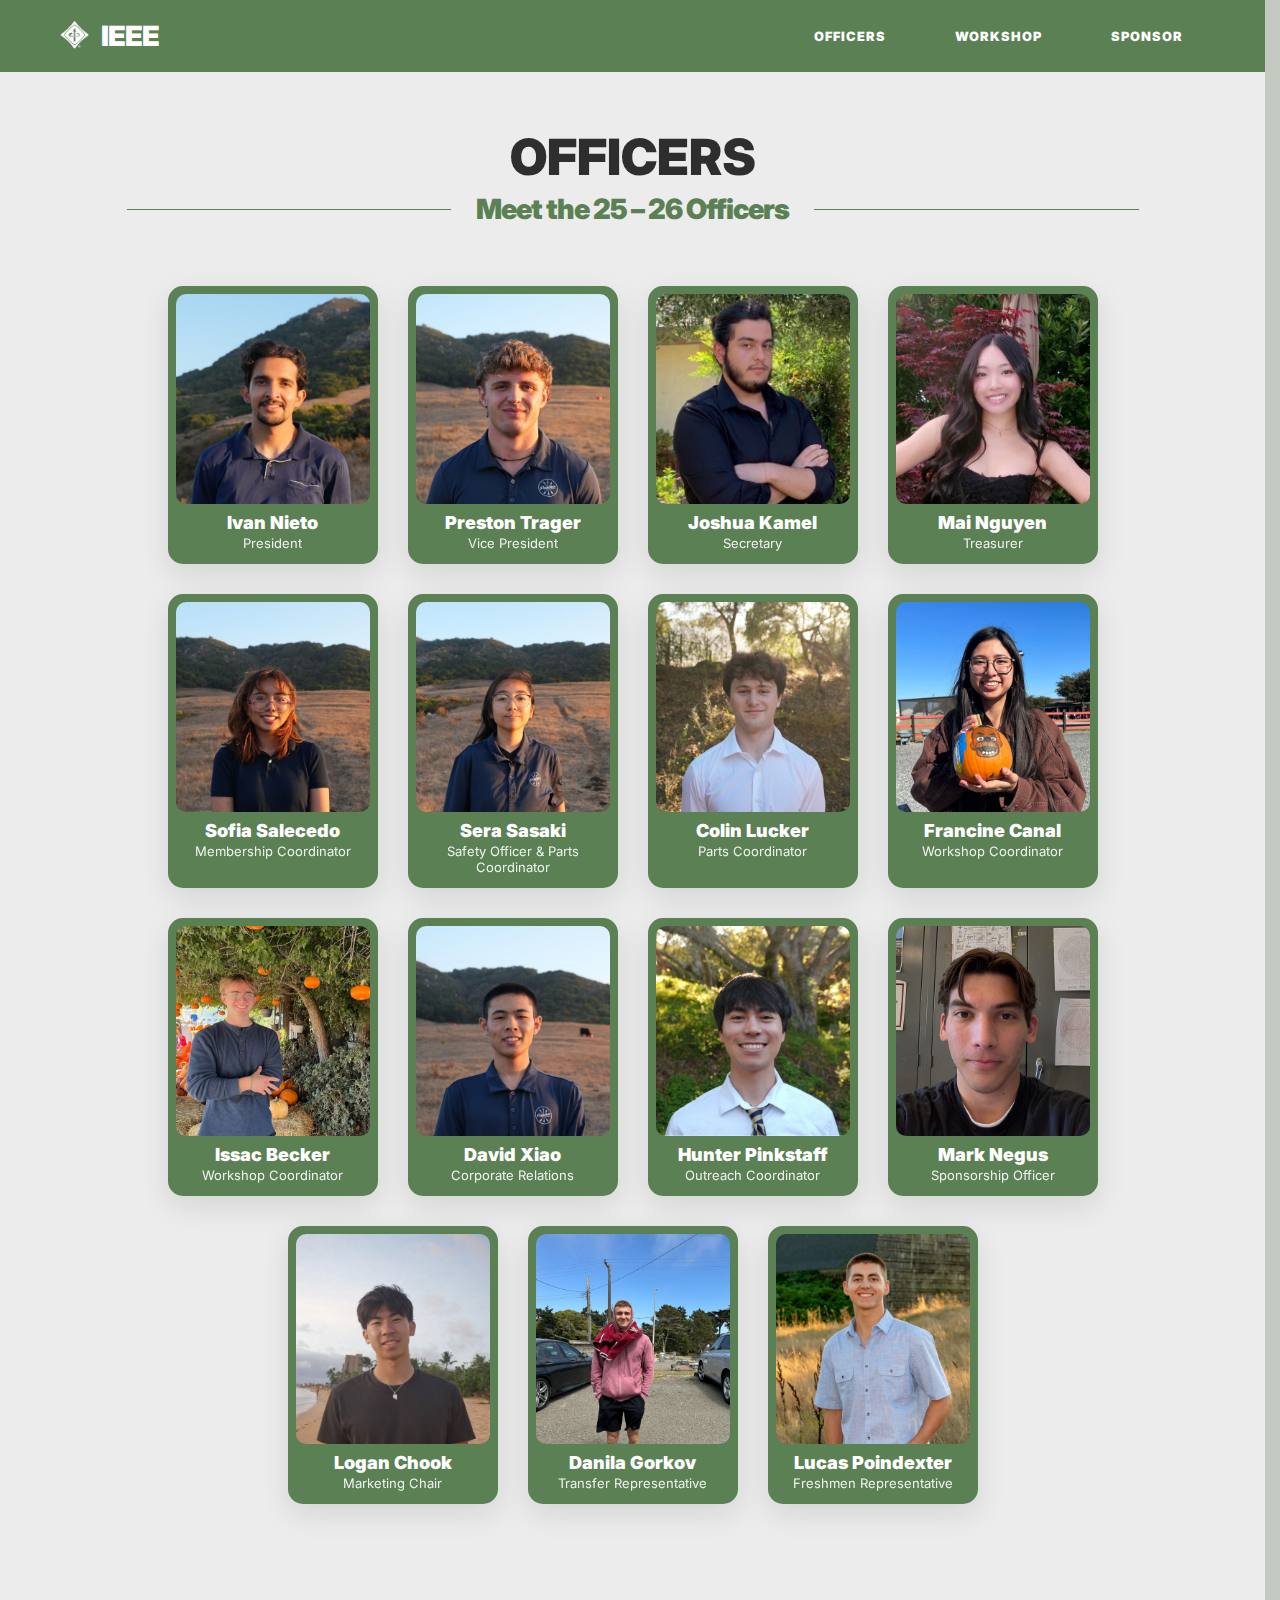
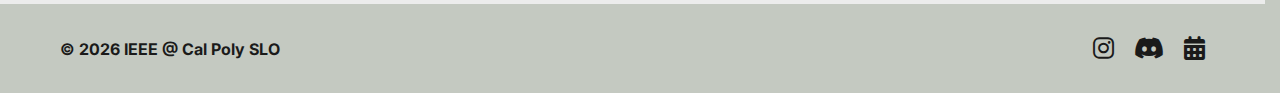
<file: officers.html>
<!DOCTYPE html>
<html lang="en">
<head>
    <meta charset="UTF-8">
    <meta name="viewport" content="width=device-width, initial-scale=1.0">
    <title>Officers - IEEE Cal Poly SLO</title>
    
    <!-- Fonts -->
    <link href="https://fonts.googleapis.com/css2?family=IBM+Plex+Mono:wght@400;700&family=Inter:wght@400;700;900&family=Playfair+Display:ital@1&display=swap" rel="stylesheet">
    
    <!-- Link to Global CSS -->
    <link rel="stylesheet" href="css/style.css">

    <!-- Link to Global JS -->
    <script src="js/main.js" defer></script>
    <link rel="stylesheet" href="https://cdnjs.cloudflare.com/ajax/libs/font-awesome/6.0.0/css/all.min.css">
</head>
<body>

    <!-- Header will be injected here by main.js -->

    <section class="officers-section">
        <div class="officers-header">
            <span class="big-label">OFFICERS</span> 

            <div class="officer-line-row">
                <div class="line"></div>
                <h2>Meet the 25 – 26 Officers</h2>
                <div class="line"></div>
            </div>
        </div>

        <div class="officers-container">
            <div class="officer-card">
                <div class="officer-img-wrapper">
                    <img src="assets/images/ivan.jpg" alt="Ivan Nieto">
                </div>
                <div class="officer-info">
                    <h3>Ivan Nieto</h3>
                    <p>President</p>
                </div>
            </div>

            <!-- Repeat placeholders -->
            <div class="officer-card">
                <div class="officer-img-wrapper">
                    <img src="assets/images/vp.jpg" alt="John Doe">
                </div>
                <div class="officer-info">
                    <h3>Preston Trager</h3>
                    <p>Vice President</p>
                </div>
            </div>
            <div class="officer-card">
                <div class="officer-img-wrapper">
                    <img src="assets/images/josh.png" alt="John Doe">
                </div>
                <div class="officer-info">
                    <h3>Joshua Kamel</h3>
                    <p>Secretary</p>
                </div>
            </div>
            <div class="officer-card">
                <div class="officer-img-wrapper">
                    <img src="assets/images/mai.png" alt="John Doe">
                </div>
                <div class="officer-info">
                    <h3>Mai Nguyen</h3>
                    <p>Treasurer</p>
                </div>
            </div>
            <div class="officer-card">
                <div class="officer-img-wrapper">
                    <img src="assets/images/sofia.jpg" alt="John Doe">
                </div>
                <div class="officer-info">
                    <h3>Sofia Salecedo</h3>
                    <p>Membership Coordinator</p>
                </div>
            </div>
            <div class="officer-card">
                <div class="officer-img-wrapper">
                    <img src="assets/images/sera.jpg" alt="John Doe">
                </div>
                <div class="officer-info">
                    <h3>Sera Sasaki</h3>
                    <p>Safety Officer & Parts Coordinator</p>
                </div>
            </div>
            <div class="officer-card">
                <div class="officer-img-wrapper">
                    <img src="assets/images/colin.jpg" alt="John Doe">
                </div>
                <div class="officer-info">
                    <h3>Colin Lucker</h3>
                    <p>Parts Coordinator</p>
                </div>
            </div>
            <div class="officer-card">
                <div class="officer-img-wrapper">
                    <img src="assets/images/francine.jpg" alt="John Doe">
                </div>
                <div class="officer-info">
                    <h3>Francine Canal</h3>
                    <p>Workshop Coordinator</p>
                </div>
            </div>
            <div class="officer-card">
                <div class="officer-img-wrapper">
                    <img src="assets/images/issac.jpg" alt="John Doe">
                </div>
                <div class="officer-info">
                    <h3>Issac Becker</h3>
                    <p>Workshop Coordinator</p>
                </div>
            </div>
            <div class="officer-card">
                <div class="officer-img-wrapper">
                    <img src="assets/images/david.jpg" alt="John Doe">
                </div>
                <div class="officer-info">
                    <h3>David Xiao</h3>
                    <p>Corporate Relations</p>
                </div>
            </div>
            <div class="officer-card">
                <div class="officer-img-wrapper">
                    <img src="assets/images/hunter.jpg" alt="John Doe">
                </div>
                <div class="officer-info">
                    <h3>Hunter Pinkstaff</h3>
                    <p>Outreach Coordinator</p>
                </div>
            </div>
            <div class="officer-card">
                <div class="officer-img-wrapper">
                    <img src="assets/images/mark.jpg" alt="John Doe">
                </div>
                <div class="officer-info">
                    <h3>Mark Negus</h3>
                    <p>Sponsorship Officer</p>
                </div>
            </div>
            <div class="officer-card">
                <div class="officer-img-wrapper">
                    <img src="assets/images/logan.jpg" alt="John Doe">
                </div>
                <div class="officer-info">
                    <h3>Logan Chook</h3>
                    <p>Marketing Chair</p>
                </div>
            </div>
            <div class="officer-card">
                <div class="officer-img-wrapper">
                    <img src="assets/images/danilla.jpg" alt="John Doe">
                </div>
                <div class="officer-info">
                    <h3>Danila Gorkov</h3>
                    <p>Transfer Representative</p>
                </div>
            </div>
            <div class="officer-card">
                <div class="officer-img-wrapper">
                    <img src="assets/images/lucas.jpg" alt="John Doe">
                </div>
                <div class="officer-info">
                    <h3>Lucas Poindexter</h3>
                    <p>Freshmen Representative</p>
                </div>
            </div>
        </div>
    </section>
</body>
</html>
</file>
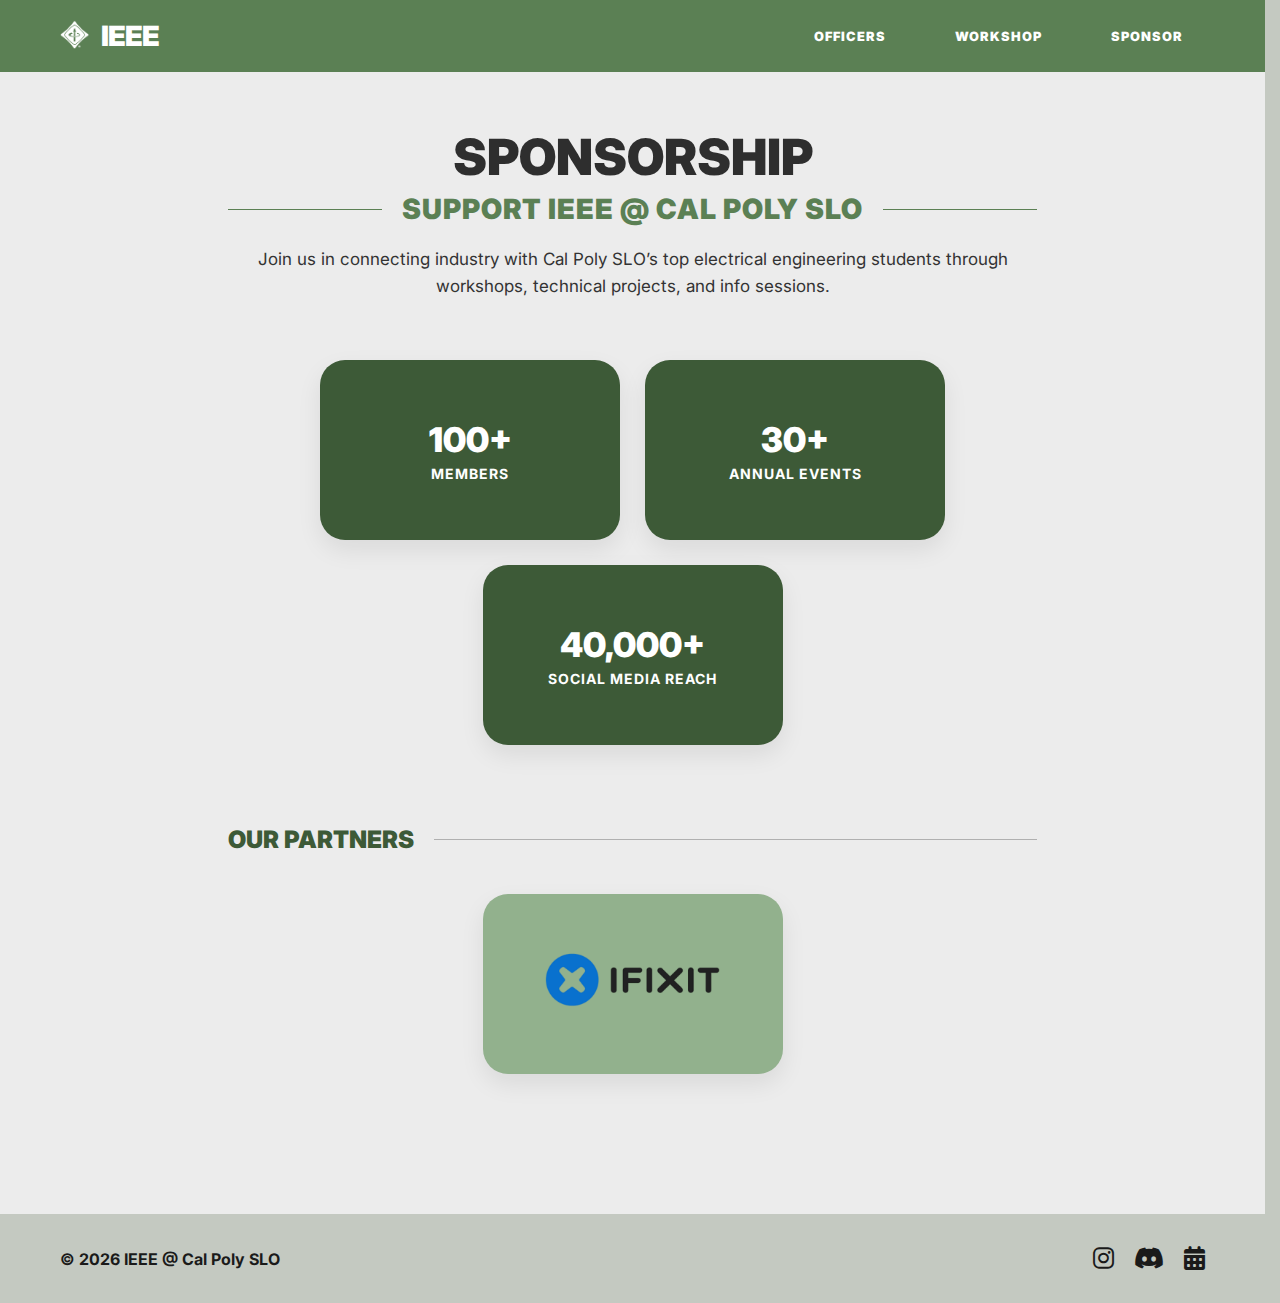
<file: sponser.html>
<!DOCTYPE html>
<html lang="en">
<head>
    <meta charset="UTF-8">
    <meta name="viewport" content="width=device-width, initial-scale=1.0">
    <title>Sponsorship - IEEE Cal Poly SLO</title>
    
    <!-- Fonts -->
    <link href="https://fonts.googleapis.com/css2?family=Inter:wght@400;700;900&family=Playfair+Display:ital@1&display=swap" rel="stylesheet">
    
    <!-- Link to your CSS -->
    <link rel="stylesheet" href="css/style.css">

    <!-- Link to your JS -->
    <script src="js/main.js" defer></script>
    <link rel="stylesheet" href="https://cdnjs.cloudflare.com/ajax/libs/font-awesome/6.0.0/css/all.min.css">
</head>
<body>

    <div class="sponsor-wrapper">
        <!-- Header Section -->
        <div class="sponsor-header">
            <span class="big-label">SPONSORSHIP</span>
            <div class="sponsor-line-row">
                <div class="line"></div>
                <h2>SUPPORT IEEE @ CAL POLY SLO</h2>
                <div class="line"></div>
            </div>
            <p class="intro-text">
                Join us in connecting industry with Cal Poly SLO’s top electrical engineering students 
                through workshops, technical projects, and info sessions.
            </p>
        </div>

        <!-- Stats Section -->
        <div class="stats-container">
            <div class="stat-box">
                <h3>100+</h3>
                <p>MEMBERS</p>
            </div>
            <div class="stat-box">
                <h3>30+</h3>
                <p>ANNUAL EVENTS</p>
            </div>
            <div class="stat-box">
                <h3>40,000+</h3>
                <p>SOCIAL MEDIA REACH</p>
            </div>
        </div>

        <!-- Partners Section -->
        <div class="partners-section">
            <div class="partners-header">
                <h2>OUR PARTNERS</h2>
                <div class="line"></div>
            </div>
            <div class="partners-grid">
                <div class="partner-card">
                    <img src="assets/images/ifixit.png" alt="iFixit">
                </div>
            </div>
        </div>
    </div>

</body>
</html>
</file>
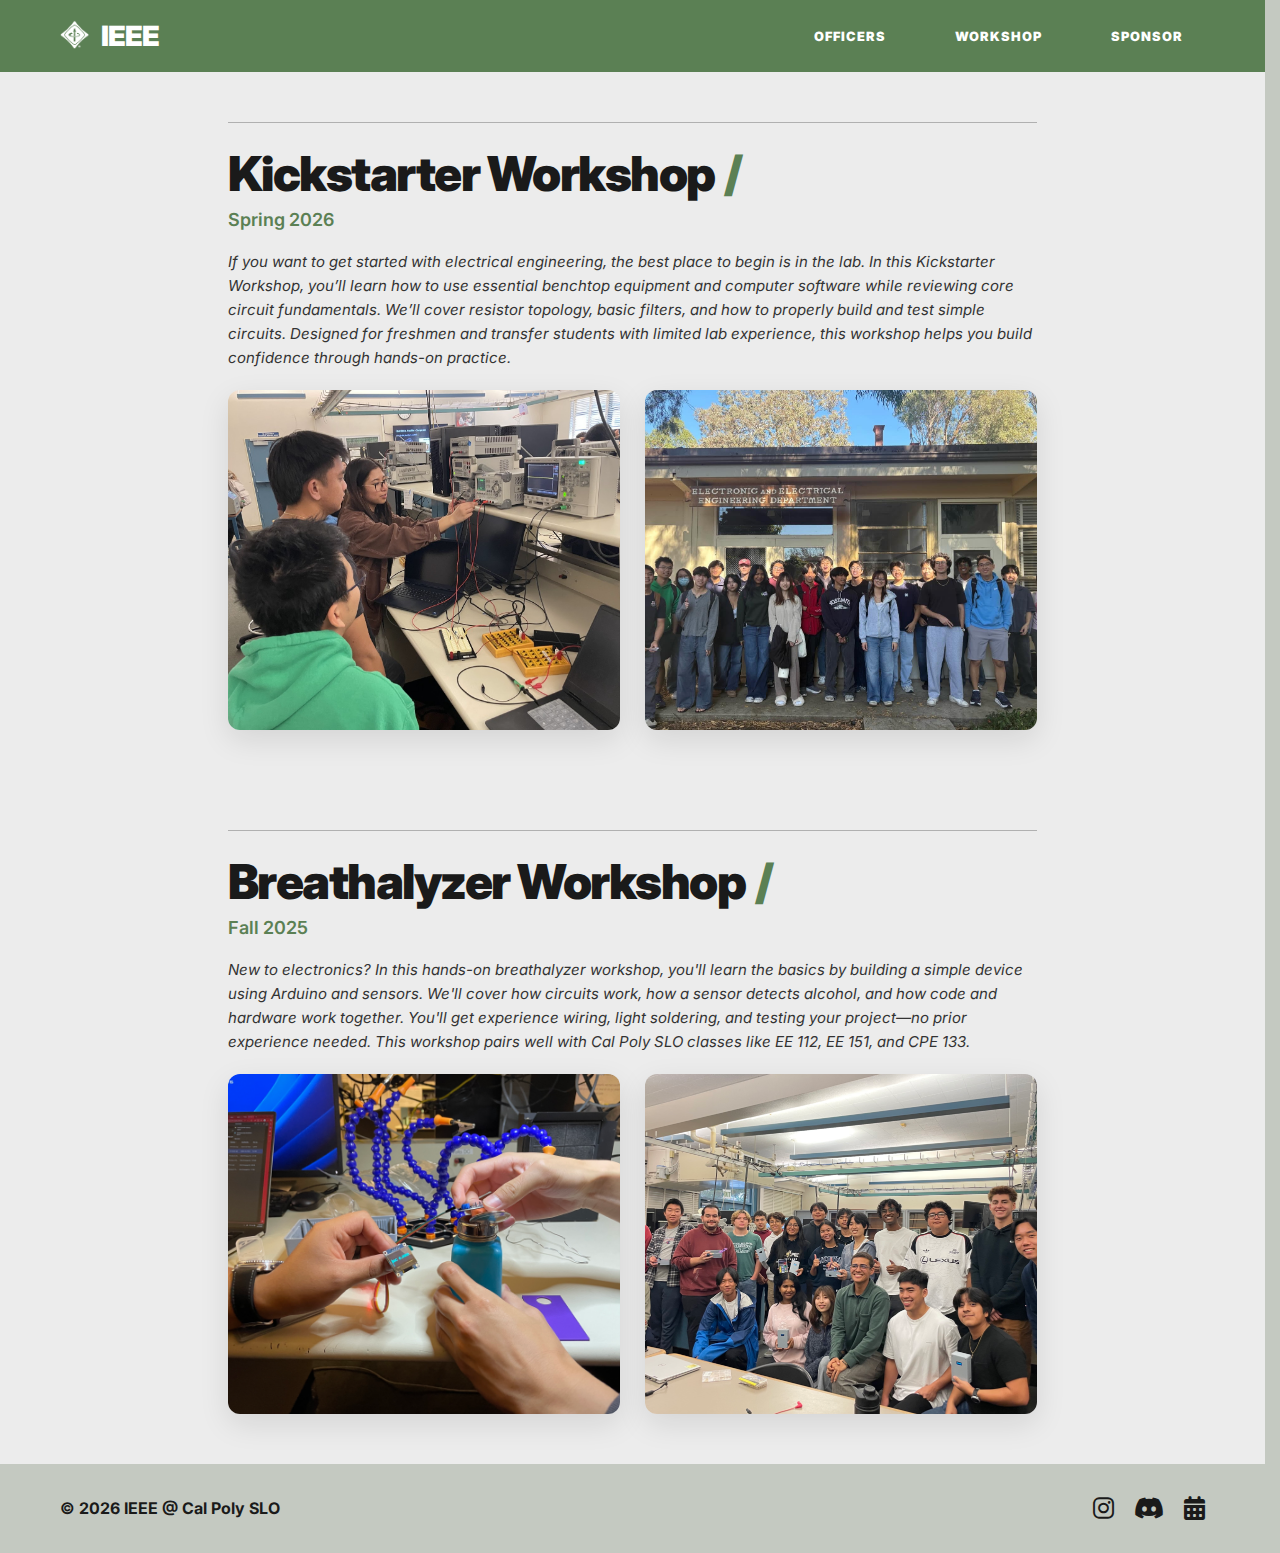
<file: workshop.html>
<!DOCTYPE html>
<html lang="en">
<head>
    <meta charset="UTF-8">
    <meta name="viewport" content="width=device-width, initial-scale=1.0">
    <title>Workshops - IEEE Cal Poly SLO</title>
    
    <!-- Fonts -->
    <link href="https://fonts.googleapis.com/css2?family=IBM+Plex+Mono:wght@400;700&family=Inter:wght@400;700;900&family=Playfair+Display:ital,wght@1,400;1,700&display=swap" rel="stylesheet">
    
    <!-- Global CSS -->
    <link rel="stylesheet" href="css/style.css">

    <!-- Global JS (Injects Header) -->
    <script src="js/main.js" defer></script>
    <link rel="stylesheet" href="https://cdnjs.cloudflare.com/ajax/libs/font-awesome/6.0.0/css/all.min.css">
</head>
<body>

    <!-- Header will be automatically injected here by main.js -->

    <div class="workshop-wrapper">
        <div class="workshop-header">
            <div class="recap-top-bar">
                <div class="header-line"></div>
            </div>
            <h2>Kickstarter Workshop <span class="slash">/</span></h2>
            <span class="workshop-date">Spring 2026</span>
            <p class="description">
                If you want to get started with electrical engineering, the best place to begin is in the lab. In this Kickstarter Workshop, you’ll 
                learn how to use essential benchtop equipment and computer software while reviewing core circuit fundamentals. We’ll cover resistor
                 topology, basic filters, and how to properly build and test simple circuits. Designed for freshmen and transfer students with limited
                  lab experience, this workshop helps you build confidence through hands-on practice.
            </p>
        </div>

        <div class="workshop-content">
            <div class="workshop-image">
                <!-- Ensure this image is in your root folder or update the path -->
                <img src="kickstarter2.jpg" alt="Workshop in progress">
            </div>

            <!-- Replace YOUR_LINK_HERE with the actual link to your slides -->
            <div class="workshop-image">
                <img src="kickstarter1.jpg" alt="Workshop Image 2">
            </div>
        </div>
    </div>

    <div class="workshop-wrapper">
        <div class="workshop-header">
            <div class="recap-top-bar">
                <div class="header-line"></div>
            </div>
            <h2>Breathalyzer Workshop <span class="slash">/</span></h2>
            <span class="workshop-date">Fall 2025</span>
            <p class="description">
                New to electronics? In this hands-on breathalyzer workshop, you'll learn the basics by building a simple device using Arduino 
                and sensors. We'll cover how circuits work, how a sensor detects alcohol, and how code and hardware work together. You'll get 
                experience wiring, light soldering, and testing your project—no prior experience needed. This workshop pairs well with Cal Poly 
                SLO classes like EE 112, EE 151, and CPE 133.
            </p>
        </div>

        <div class="workshop-content">
            <div class="workshop-image">
                <!-- Ensure this image is in your root folder or update the path -->
                <img src="breathalyzer.jpeg" alt="Workshop in progress">
            </div>

            <!-- Replace YOUR_LINK_HERE with the actual link to your slides -->
            <div class="workshop-image">
                <img src="breath2.jpeg" alt="Workshop Image 2">
            </div>
        </div>
    </div>

</body>
</html>
</file>
<file: css/style.css>
/* --- GLOBAL & RESET --- */
* { margin: 0; padding: 0; box-sizing: border-box; }
html { scrollbar-gutter: stable; }

body {
    font-family: 'Inter', sans-serif;
    background-color: #c4c9c1;
    min-height: 100vh;
    overscroll-behavior-y: none; 
    color: black;

    /* THIS PART STICKS THE FOOTER TO THE BOTTOM */
    display: flex;
    flex-direction: column;
    margin: 0;
}

/* BACKGROUND BLOBS */
.page-background {
    position: fixed;
    top: 0; 
    left: 0;
    width: 100%; 
    height: 100%;
    z-index: -1;
    
    /* This adds a 30% dark overlay so your white text stays readable */
    background: linear-gradient(rgba(0, 0, 0, 0.3), rgba(0, 0, 0, 0.3)), 
                url('../assets/images/campus.jpg'); /* <--- Make sure the name matches your file */
    
    background-size: cover;
    background-position: center;
    background-repeat: no-repeat;
}

/* .blob {
    position: absolute;
    border-radius: 50%;
    filter: blur(70px);
    opacity: 0.8;
}

/* Desktop Blob 1: Lighter Green */
/* .blob-1 {
    width: 500px; height: 500px; /* Made smaller */
/*    background: #39843f;
/*    top: -50px; left: -50px;
}

/* .blob-2 {
    width: 600px; height: 600px; /* Made smaller */
/*    background: #2d6534;
    top: 10%; right: -50px; /* Moved up to stay in view */
/*} */ 

/* --- HEADER & NAV --- */
header {
    display: flex;
    justify-content: space-between;
    align-items: center;
    /* Increased from 10px to 18px to give it that "quarter inch" more space */
    padding: 18px 60px; 
    background-color: #5b8054;
    position: relative;
    z-index: 1000;
}

.logo {
    text-decoration: none;
    color: white;
    display: flex;
    align-items: center;
    font-weight: 900;
    /* Bumped up slightly from 1.5rem to 1.75rem */
    font-size: 1.75rem; 
    letter-spacing: -1px;
}

.logo-img {
    /* Bumped up from 30px to 36px */
    height: 36px; 
    margin-right: 12px;
    filter: brightness(0) invert(1);
}

nav ul { 
    display: flex; 
    list-style: none; 
    gap: 25px; 
}

nav a {
    text-decoration: none;
    color: white;
    font-family: 'Inter', sans-serif;
    font-weight: 900;
    font-size: 0.8rem; /* Slightly larger text */
    text-transform: uppercase;
    letter-spacing: 1px;
    
    /* Increased padding inside the curved box for a better look */
    padding: 8px 20px; 
    
    border: 2px solid transparent;
    border-radius: 10px; 
    display: inline-block;
    transition: all 0.3s ease;
}

/* --- THE HOVER STATE --- */
nav a:hover {
    background-color: rgba(255, 255, 255, 0.2); /* Semi-transparent white box */
    color: #ffffff;
}

/* HAMBURGER */
.hamburger {
    display: none;
    flex-direction: column;
    gap: 6px;
    cursor: pointer;
    z-index: 1001;
}

.hamburger div {
    width: 30px; height: 3px;
    background-color: white;
    transition: 0.3s;
}

/* --- RESPONSIVE MOBILE FIXES --- */
@media (max-width: 768px) {
    header { padding: 15px 25px; }
    .hamburger { display: flex; }

    /* Keeps Gray Middle visible on Mobile by pushing blobs further out */
    .blob-1 {
        width: 100vw; height: 100vw;
        top: -35%; left: -45%;
        filter: blur(60px);
    }

    .blob-2 {
        width: 100vw; height: 100vw;
        bottom: -35%; right: -45%;
        filter: blur(60px);
    }

    nav {
        display: none;
        position: absolute;
        /* Positions the menu exactly at the bottom of the header bar */
        top: 100%; 
        right: 25px;
        margin-top: 10px; /* Small gap so it doesn't touch the header */
        
        /* Matching your header color */
        background: #5b8054; 
        
        width: 200px;
        padding: 10px 0;
        border-radius: 15px;
        box-shadow: 0 10px 30px rgba(0,0,0,0.3);
        z-index: 1001;
    }

    nav.active { display: block; }
    
    nav ul { flex-direction: column; gap: 0; }
    
    nav a {
        /* Matching the font you chose for the desktop links */
        font-family: 'Inter', sans-serif;
        font-weight: 900;
        font-size: 0.85rem;
        letter-spacing: 1px;
        
        border: none;
        display: block;
        padding: 15px 25px;
        color: white;
        transition: 0.2s;
    }

    nav a:hover { 
        background-color: rgba(255, 255, 255, 0.1); 
    }
}

/* --- HERO SECTION --- */
.hero {
    /* Reverted to 50vh as requested */
    height: 50vh; 
    min-height: 450px; /* Ensures it looks good on all screen heights */
    display: flex;
    flex-direction: column;
    justify-content: center;
    align-items: center;
    text-align: center;
    padding: 20px;
    position: relative;
}

.hero h1 {
    font-size: 6rem; /* Restored size */
    font-weight: 900;
    line-height: 0.9;
    color: white;
    margin: 0;
}

.hero .sub-heading {
    font-family: 'Playfair Display', serif;
    font-size: 1.8rem;
    font-style: italic;
    color: white;
    letter-spacing: 2px;
    text-transform: uppercase;
    margin-top: 10px;
    margin-bottom: 40px; /* Added more space above the button */
}

/* --- THE JOIN BUTTON --- */
.join-btn {
    display: inline-block;
    background: transparent; /* No background color */
    border: 1px solid rgba(255, 255, 255, 0.8); /* Thin white border */
    color: white;
    padding: 15px 40px; /* Back to original size */
    font-family: 'IBM Plex Mono', monospace;
    font-size: 0.9rem;
    text-decoration: none;
    text-transform: uppercase;
    letter-spacing: 3px;
    transition: all 0.3s ease;
    border-radius: 0; /* Keeps it as a sharp rectangle for that technical look */
}

.join-btn:hover {
    background: white; /* Fills in on hover */
    color: #5b8054;    /* Text turns green to match the header */
    transform: translateY(-3px); /* Subtle lift */
    box-shadow: 0 10px 20px rgba(0,0,0,0.1);
}

.join-btn:hover {
    background: white;
    color: #39843f;
}

@media (max-width: 768px) {
    .hero h1 { font-size: 5rem; }
    .hero .sub-heading { font-size: 1.2rem; }
}

/* --- OFFICERS SECTION --- */
.officers-section {
    background-color: #ececec;
    padding: 60px 10% 100px; 
    text-align: center;
    min-height: 100vh;
}

.officers-container {
    max-width: 960px; 
    margin: 0 auto;
    display: flex;
    flex-wrap: wrap;
    justify-content: center;
    gap: 30px; 
}

.officer-card {
    background-color: #5b8054;
    width: 210px; 
    border-radius: 15px;
    padding: 8px;
    display: flex;
    flex-direction: column;
    align-items: center;
    box-shadow: 0 10px 30px rgba(0,0,0,0.1);
}

.officer-img-wrapper { 
    width: 100%; 
    height: 210px;       
    border-radius: 10px; 
    overflow: hidden; 
    margin-bottom: 8px;  
    background-color: #4a6341; 
}

.officer-img-wrapper img { 
    width: 100%; 
    height: 100%; 
    object-fit: cover; 
}

.officer-info {
    padding-bottom: 5px;
}

.officer-info h3 { 
    font-weight: 900; 
    font-size: 18px;     
    margin-bottom: 2px; 
    color: #ffffff; 
}

.officer-info p { 
    font-size: 13px; 
    color: #ffffff; 
    opacity: 0.9; 
}

/* --- OFFICERS HEADER (UPDATED FOR CENTERED LINES) --- */
.officers-header {
    margin-bottom: 60px; 
    text-align: center;
    max-width: 1200px; /* Wider than the cards to allow lines to stretch */
    margin-left: auto;
    margin-right: auto;
}

.big-label {
    display: block;
    font-family: 'Inter', sans-serif;
    font-weight: 900;
    font-size: 50px;      
    color: #1a1a1a;        
    line-height: 1;
    letter-spacing: 0px; 
    margin-bottom: 10px;
    opacity: 0.9;
}

/* This forces the line-text-line into one horizontal row */
.officer-line-row {
    display: flex;
    align-items: center;
    justify-content: center;
    gap: 25px;
    width: 100%;
    margin-bottom: 10px;
}

.officer-line-row h2 {
    font-size: 28px;
    font-weight: 900;
    color: #5b8054;
    margin: 0;
    white-space: nowrap;
    letter-spacing: -1px;
}

.officer-line-row .line {
    flex: 1;             /* These grow to fill the left and right sides */
    height: 1px;
    background-color: #5b8054; 
}

.officers-header .subtitle {
    font-family: 'Playfair Display', serif;
    font-style: italic;
    font-size: 18px;
    color: #5b8054; /* Green to match the theme */
    margin-top: 5px;
}

/* --- MOBILE 2-COLUMN LAYOUT --- */
@media (max-width: 768px) {
    .officers-section {
        padding: 40px 15px; 
    }

    .officers-container {
        display: grid;
        grid-template-columns: 1fr 1fr; 
        gap: 15px;
        max-width: 100%;
    }

    .officer-card {
        width: 100%;
        height: auto; 
        padding: 8px; 
        border-radius: 12px;
    }

    .officer-img-wrapper {
        width: 100%;
        aspect-ratio: 1 / 1; 
        height: auto; 
        margin-bottom: 8px;
    }

    .officer-img-wrapper img {
        width: 100%;
        height: 100%;
        object-fit: cover;
    }

    .big-label {
        font-size: 45px;   
        letter-spacing: -2px;
    }

    .officer-line-row h2 { font-size: 20px; }
    
    /* Hide lines on small screens to avoid clutter */
    .officer-line-row .line { display: none; } 

    .officer-info h3 {
        font-size: 16px;
        line-height: 1.2;
        margin-bottom: 2px;
    }

    .officer-info p {
        font-size: 12px;
        margin: 0;
    }
}

/* --- WORKSHOP SECTION ADJUSTMENTS --- */
.workshop-wrapper {
    background-color: #ececec;
    width: 100%;
    /* Change this from 100vh to auto */
    min-height: auto; 
    margin: 0;
    padding: 50px 18%; 
    box-sizing: border-box;
    /* This ensures that if you have multiple workshops, they don't touch */
    display: flex;
    flex-direction: column;
    gap: 10px; /* This controls the space between the first workshop and the next */
}

/* NEW HEADER STRUCTURE */
.workshop-header {
    width: 100%;
    margin-top: 0; 
    margin-bottom: 10px;
}

/* 1. The "Workshop Recap" top bar with the line */
.recap-top-bar {
    display: flex;
    align-items: center;
    gap: 15px;
    margin-bottom: 25px;
}

.recap-top-bar span {
    font-family: 'Inter', sans-serif;
    font-size: 13px;
    font-weight: 700;
    letter-spacing: 1.2px;
    color: #5b8054; /* Green accent */
    white-space: nowrap;
}

.header-line {
    flex: 1;
    height: 1px;
    background-color: #b0b0b0; /* Light gray line */
}

/* 2. The Main Title */
.workshop-header h2 {
    font-size: 48px; /* Slightly bigger to match the new style */
    font-weight: 900;
    color: #1a1a1a;
    letter-spacing: -1.5px;
    margin: 0;
    line-height: 1.1;
}

.workshop-header .slash {
    color: #5b8054; /* Green slash */
    margin-left: 2px;
}

/* 3. The Date and Description */
.workshop-date {
    font-size: 18px;
    color: #5b8054;
    margin-top: 8px;
    margin-bottom: 20px; /* Space before the description starts */
    font-weight: 600;
    display: block;
}

.workshop-header p.description {
    font-style: italic;
    line-height: 1.6;
    font-size: 15px; 
    color: #333;
    width: 100%;
}

/* KEEPING YOUR IMAGE & BOX STYLES */
.workshop-content {
    display: flex;
    gap: 25px; /* Space between the two pictures */
    width: 100%;
}

.workshop-image {
    flex: 1; /* This ensures both images take up exactly 50% of the row */
}

.workshop-image img {
    width: 100%;
    height: 340px; /* Keeping the smaller height we set earlier */
    object-fit: cover; /* Ensures photos aren't stretched */
    border-radius: 12px;
    box-shadow: 0 10px 30px rgba(0,0,0,0.1);
    display: block;
}

/* --- MOBILE WORKSHOP FIXES --- */
@media (max-width: 768px) {
    .workshop-wrapper { padding: 40px 20px; }
    .workshop-header h2 { font-size: 32px; }
    .workshop-header p.description { font-size: 14px; }
    .workshop-content {
        flex-direction: column; /* Stacks the two images on top of each other on phones */
        gap: 20px;
    }
    
    .workshop-image img {
        height: 250px; /* Slightly shorter for mobile screens */
    }
}

/* --- ABOUT US: FULL WIDTH & STACKED --- */
.about-section {
    width: 100%;
    background-color: #f2f2f2; 
    padding: 80px 0;
    display: flex;
    justify-content: center;
}

.about-container {
    width: 90%; 
    max-width: 1200px; 
    display: flex;
    flex-direction: row; /* Side-by-side by default */
    align-items: center;  /* Vertically centers text and image */
    gap: 60px;           /* Space between text and image */
}

.about-text {
    flex: 1;             /* Takes up 50% of the width */
    text-align: left;    /* Align text to the left on desktop */
}

.about-text h2 {
    font-size: 64px;
    font-weight: 900;
    margin-bottom: 25px;
    letter-spacing: -2px;
    line-height: 1.1;
    color: #000;
}

.about-text p {
    font-size: 16px;
    line-height: 1.6;
    margin-bottom: 20px;
    color: #333;
}

.about-image {
    flex: 1;             /* Takes up 50% of the width */
}

.about-image img {
    width: 100%;
    height: auto;
    border-radius: 15px;
    box-shadow: 0 15px 40px rgba(0,0,0,0.1);
    display: block;
}

/* --- MOBILE ADJUSTMENTS --- */
@media (max-width: 992px) {
    .about-container {
        flex-direction: column; /* Stacks image below text */
        text-align: center;     /* Centers text for better mobile look */
        gap: 40px;
    }

    .about-text {
        text-align: center;     /* Center the header and paragraphs on mobile */
    }

    .about-text h2 {
        font-size: 45px;
    }

    .about-text p {
        font-size: 14px;
        text-align: left;       /* Keeps paragraphs readable on mobile */
    }

    .about-image {
        width: 100%;            /* Image takes full width on mobile */
    }
}

/* --- FOOTER STYLES --- */
footer {
    width: 100%;
    background-color: #c4c9c1; /* Matching your background gray-green */
    padding: 30px 60px;
    margin-top: auto; /* Pushes footer to bottom of the page */
}

.footer-container {
    max-width: 1200px;
    margin: 0 auto;
    display: flex;
    justify-content: space-between; /* This pushes text to left and icons to right */
    align-items: center;
}

.footer-left p {
    font-family: 'Inter', sans-serif;
    font-size: 16px;
    font-weight: 700;
    color: #1a1a1a;
}

.footer-right {
    display: flex;
    gap: 20px; /* Space between icons */
}

.footer-right a {
    color: #1a1a1a; /* Fixes the blue icon problem */
    font-size: 24px;
    text-decoration: none;
    transition: 0.3s;
}

.footer-right a:hover {
    color: #5b8054; /* Icons turn green on hover */
    transform: scale(1.1);
}

/* --- FOOTER MOBILE --- */
@media (max-width: 768px) {
    footer {
        padding: 30px 20px;
    }
    .footer-container {
        flex-direction: column; /* Stacks them on top of each other on phones */
        gap: 15px;
        text-align: center;
    }
}

/* --- FOOTER MOBILE --- */
@media (max-width: 768px) {
    footer {
        padding: 40px 20px;
    }
    
    .footer-container {
        flex-direction: column;
        gap: 25px;
        text-align: center;
    }

    .footer-left p {
        font-size: 16px; /* Slightly smaller for mobile screens */
    }

    .footer-right a {
        font-size: 34px; /* Icons look better even larger on touch screens */
    }
}

/* --- EVENT HIGHLIGHTS SECTION --- */
.events-section {
    background-color: #f2f2f2; 
    padding: 55px 20px;
    text-align: center;
}

.events-header h2 {
    font-size: 60px;
    font-weight: 900;
    color: #3d5a37;
    margin-bottom: 15px;
    letter-spacing: -1px;
}

.events-header p {
    font-size: 16px;
    color: #555;
    margin-bottom: 60px;
}

/* Container for the Arrows and the Cards */
.slider-wrapper {
    position: relative;
    max-width: 1400px;
    margin: 0 auto;
    display: flex;
    align-items: center;
}

.events-container {
    display: flex;
    gap: 20px;
    overflow-x: auto; /* This enables sliding */
    scroll-snap-type: x mandatory; /* Makes cards "snap" into place */
    scroll-behavior: smooth;
    padding: 20px 5px;
    scrollbar-width: none; /* Hides scrollbar on Firefox */
    width: 100%;
}

/* Hides scrollbar on Chrome/Safari */
.events-container::-webkit-scrollbar {
    display: none;
}

.event-card {
    background: white;
    flex: 0 0 calc(25% - 15px); /* Desktop: 4 cards */
    scroll-snap-align: start;
    border-radius: 15px;
    overflow: hidden;
    box-shadow: 0 10px 30px rgba(0,0,0,0.05);
    transition: transform 0.3s ease;
    text-align: left;
}

.event-card:hover {
    transform: translateY(-5px);
}

.event-image img {
    width: 100%;
    height: 250px;
    object-fit: cover;
}

.event-info {
    padding: 25px;
}

.event-info h3 {
    font-size: 22px;
    font-weight: 900;
    color: #1a1a1a;
    margin-bottom: 5px;
}

.event-info p {
    font-size: 16px;
    color: #888;
}

/* --- SLIDER BUTTONS --- */
.nav-btn {
    position: absolute;
    top: 50%;
    transform: translateY(-50%);
    background: white;
    border: none;
    width: 45px;
    height: 45px;
    border-radius: 50%;
    box-shadow: 0 5px 15px rgba(0,0,0,0.1);
    cursor: pointer;
    z-index: 10;
    font-size: 18px;
    display: flex;
    justify-content: center;
    align-items: center;
    transition: 0.3s;
}

.nav-btn:hover {
    background: #5b8054;
    color: white;
}

.prev-btn { left: -22px; }
.next-btn { right: -22px; }

/* --- RESPONSIVE BREAKPOINTS --- */

/* Tablet/Medium: Showcase 2 cards */
@media (max-width: 1024px) {
    .event-card {
        flex: 0 0 calc(50% - 10px); 
    }
    .prev-btn { left: -10px; }
    .next-btn { right: -10px; }
}

/* Mobile: Showcase 1 card and hide arrows */
@media (max-width: 768px) {
    .events-header h2 { font-size: 38px; }
    
    .event-card {
        flex: 0 0 85%; /* Shows 1 card and a "peek" of the next one */
    }
    
    .nav-btn {
        display: none; /* Mobile users swipe with fingers */
    }
}

/* --- SPONSORSHIP PAGE --- */
.sponsor-wrapper {
    background-color: #ececec;
    width: 100%;
    min-height: 100vh;
    padding: 60px 18%; 
    box-sizing: border-box;
    display: flex;
    flex-direction: column;
}

.sponsor-header {
    text-align: center;
    margin-bottom: 60px;
}

.sponsor-line-row {
    display: flex;
    align-items: center;
    justify-content: center;
    gap: 20px;
    margin-bottom: 20px;
}

.sponsor-line-row h2 {
    font-size: 28px;
    font-weight: 900;
    color: #5b8054;
    white-space: nowrap;
    letter-spacing: 1px;
    margin: 0;
}

.sponsor-line-row .line {
    flex: 1;
    height: 1px;
    background-color: #5b8054;
}

.intro-text {
    font-size: 17px;
    color: #333;
    line-height: 1.6;
    max-width: 800px;
    margin: 0 auto;
}

/* --- UNIFIED BOX CONTAINERS --- */
.stats-container, .partners-grid {
    display: flex;
    flex-wrap: wrap; /* Allows cards to wrap if screen is small */
    justify-content: center; /* Centers the boxes */
    gap: 25px;
    margin-bottom: 80px;
}

/* --- THE UNIFIED BOX STYLE (FOR BOTH STATS AND PARTNERS) --- */
.stat-box, .partner-card {
    /* Exact same size and shape */
    width: 300px; 
    height: 180px;
    
    border-radius: 25px;
    display: flex;
    flex-direction: column;
    justify-content: center;
    align-items: center;
    padding: 20px;
    box-shadow: 0 10px 25px rgba(0,0,0,0.08);
    transition: transform 0.3s ease;
    box-sizing: border-box; /* Ensures padding doesn't break the size */
}

/* Stat Box Specifics */
.stat-box {
    background-color: #3d5a37; /* Dark Green */
    color: white;
    text-align: center;
}

.stat-box h3 {
    font-size: 34px;
    font-weight: 900;
    margin: 0 0 5px 0;
}

.stat-box p {
    font-size: 14px;
    font-weight: 700;
    letter-spacing: 1px;
    text-transform: uppercase;
    margin: 0;
}

/* Partner Card Specifics */
.partner-card {
    background-color: #92b18d; /* Muted Green */
}

.partner-card img {
    max-width: 85%;
    max-height: 70%;
    object-fit: contain;
}

/* --- PARTNERS HEADER --- */
.partners-header {
    display: flex;
    align-items: center;
    gap: 20px;
    margin-bottom: 40px;
}

.partners-header h2 {
    font-size: 24px;
    font-weight: 900;
    color: #3d5a37;
    white-space: nowrap;
    margin: 0;
}

.partners-header .line {
    flex: 1;
    height: 1px;
    background-color: #b0b0b0;
}

/* --- MOBILE --- */
@media (max-width: 1024px) {
    .sponsor-wrapper { padding: 40px 10%; }
}

@media (max-width: 768px) {
    .sponsor-wrapper { padding: 40px 20px; }
    
    /* Boxes take full width on small phones */
    .stat-box, .partner-card { 
        width: 100%; 
        height: 160px; 
    }

    .big-label {
        font-size: 40px; 
        letter-spacing: -1px;
    }

    /* Shrink the "SUPPORT IEEE" text */
    .sponsor-line-row h2 {
        font-size: 18px; 
        white-space: normal; /* Allows it to wrap if the screen is very tiny */
    }

    /* Remove the lines completely on mobile */
    .sponsor-line-row .line {
        display: none;
    }
}
</file>
